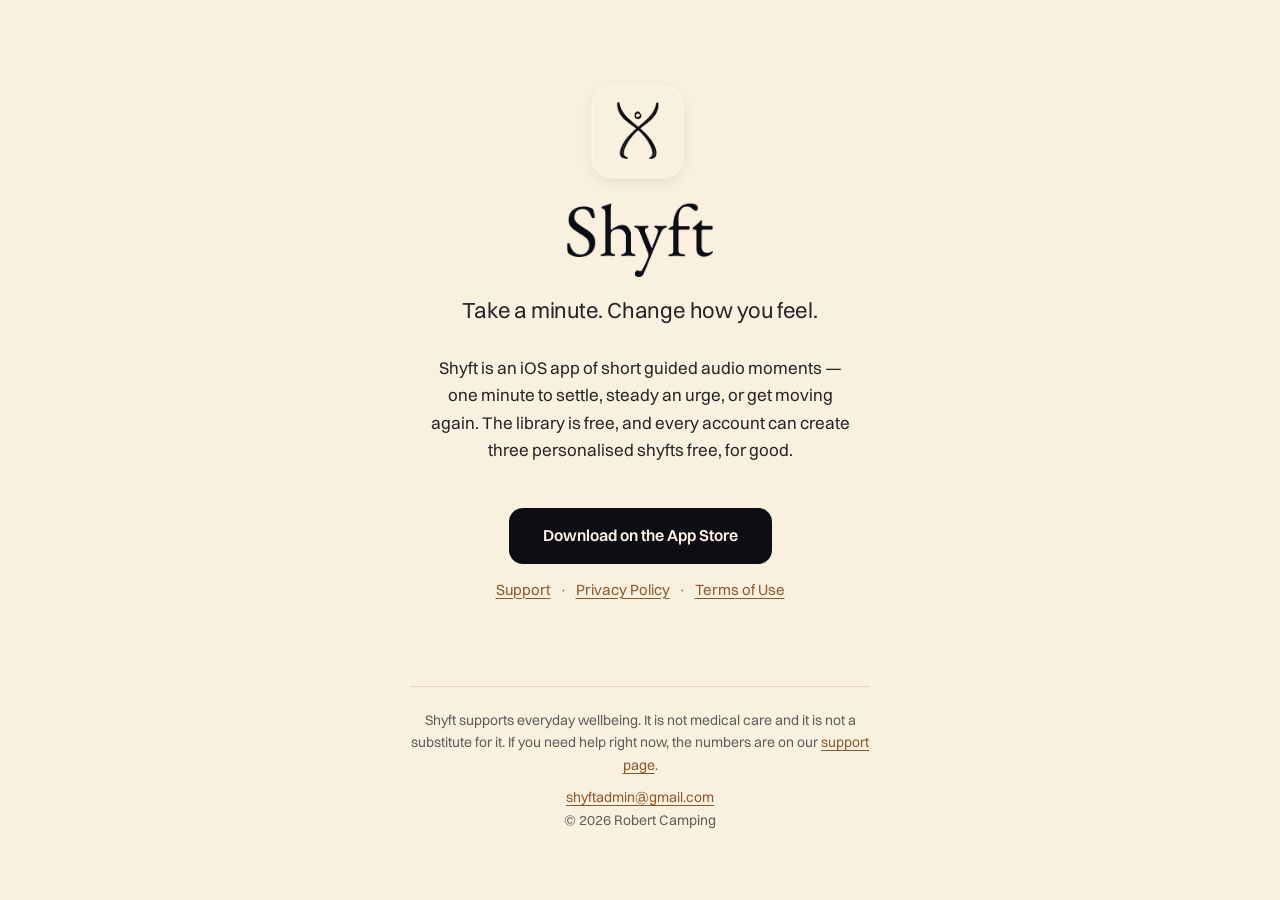
<file: index.html>
<!doctype html>
<html lang="en">
<head>
<meta charset="utf-8">
<meta name="viewport" content="width=device-width, initial-scale=1">
<meta name="description" content="Shyft is an iOS app of short guided audio moments — one minute to settle, steady an urge, or get moving again.">
<meta name="theme-color" content="#FAF0DF">
<title>Shyft — Take a minute. Change how you feel.</title>
<link rel="stylesheet" href="style.css">
</head>
<body class="index-body">

  <div>
    <h1 class="wordmark"><img src="wordmark.png" alt="Shyft" width="146" height="200"></h1>
    <p class="tagline">Take a minute. Change how you feel.</p>
  </div>

  <p class="index-blurb">Shyft is an iOS app of short guided audio moments&nbsp;— one minute to settle, steady an urge, or get moving again. The library is free, and every account can create three personalised shyfts free, for good.</p>

  <div style="margin-top: 44px;">
    <a class="cta" href="https://apps.apple.com/app/id6799242546">Download on the App&nbsp;Store</a>
    <nav class="index-links" aria-label="Site">
      <a href="support.html">Support</a>
      <span aria-hidden="true">&middot;</span>
      <a href="privacy_policy.html">Privacy Policy</a>
      <span aria-hidden="true">&middot;</span>
      <a href="https://www.apple.com/legal/internet-services/itunes/dev/stdeula/">Terms of Use</a>
    </nav>
  </div>

  <footer class="index-footer">
    <p>Shyft supports everyday wellbeing. It is not medical care and it is not a substitute for it. If you need help right now, the numbers are on our <a href="support.html#help-now">support page</a>.</p>
    <p><a href="mailto:shyftadmin@gmail.com">shyftadmin@gmail.com</a><br>
    &copy; 2026 Robert Camping</p>
  </footer>

</body>
</html>
</file>
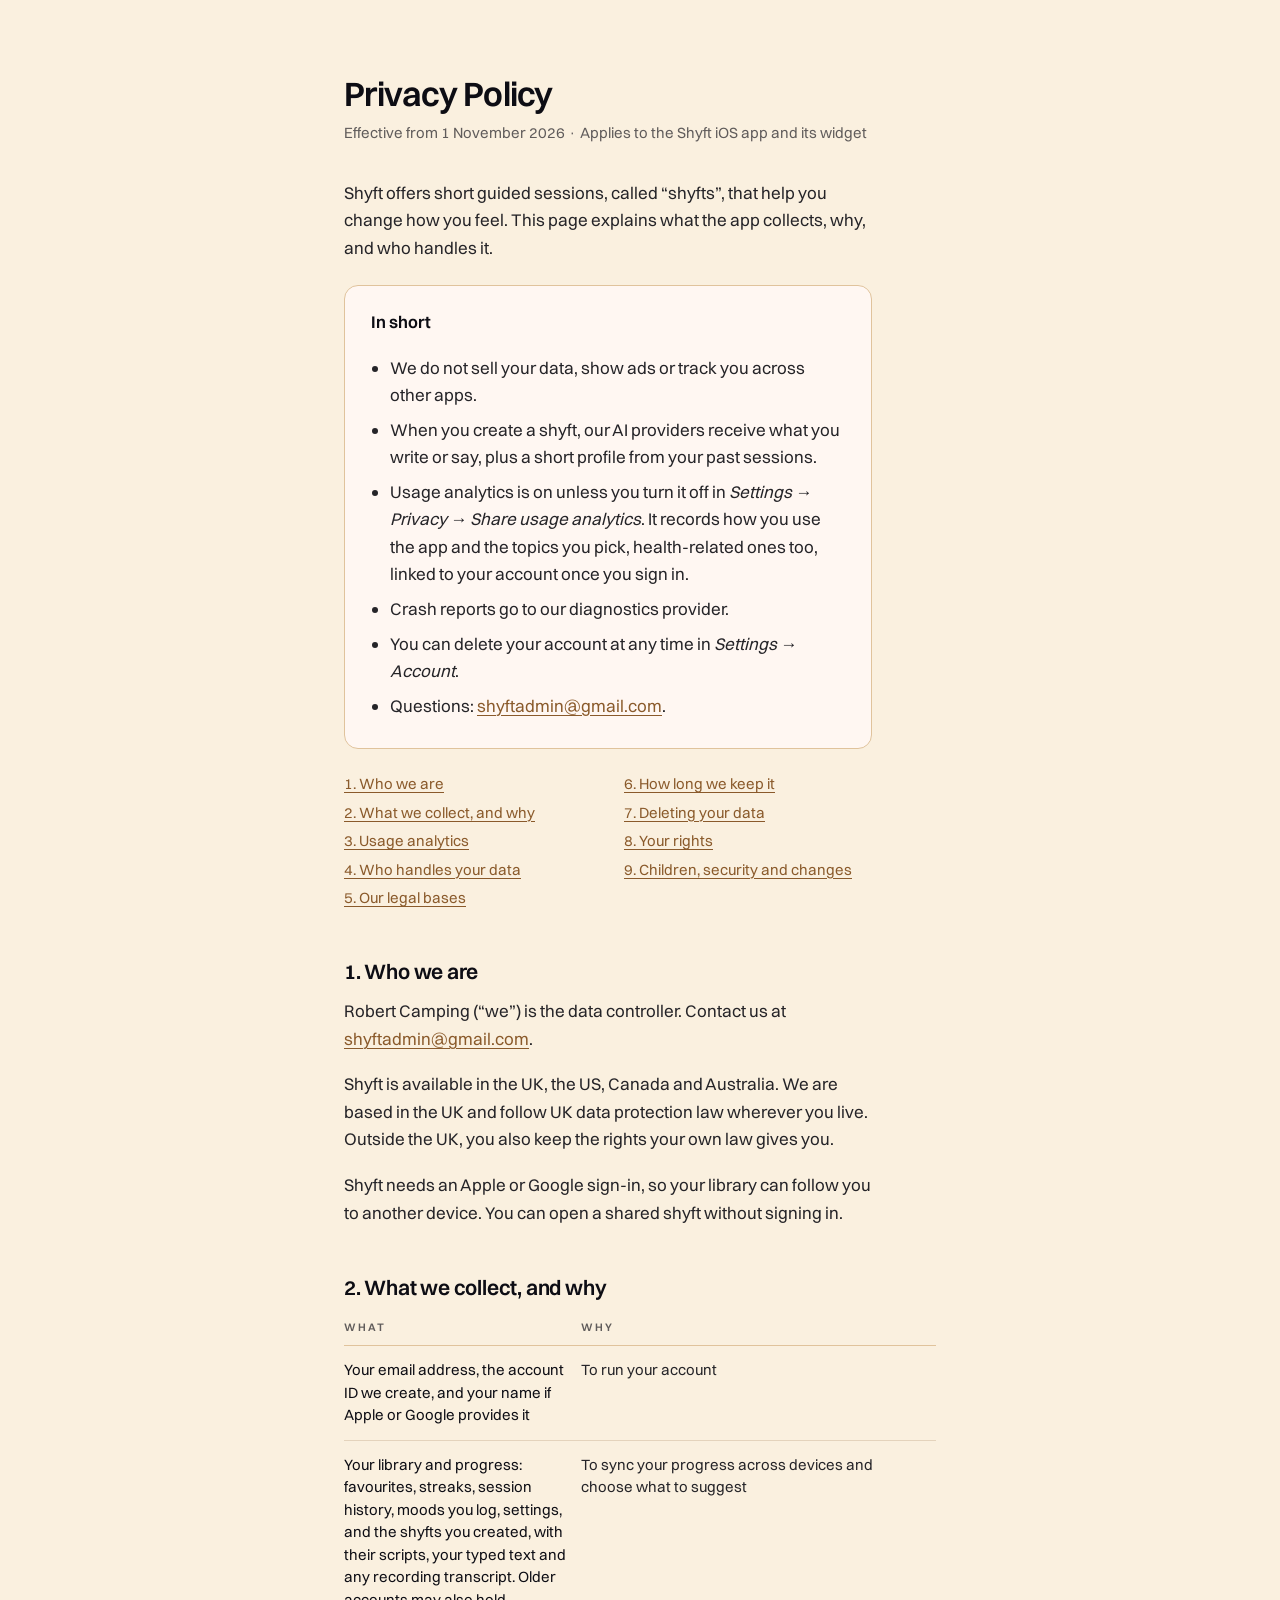
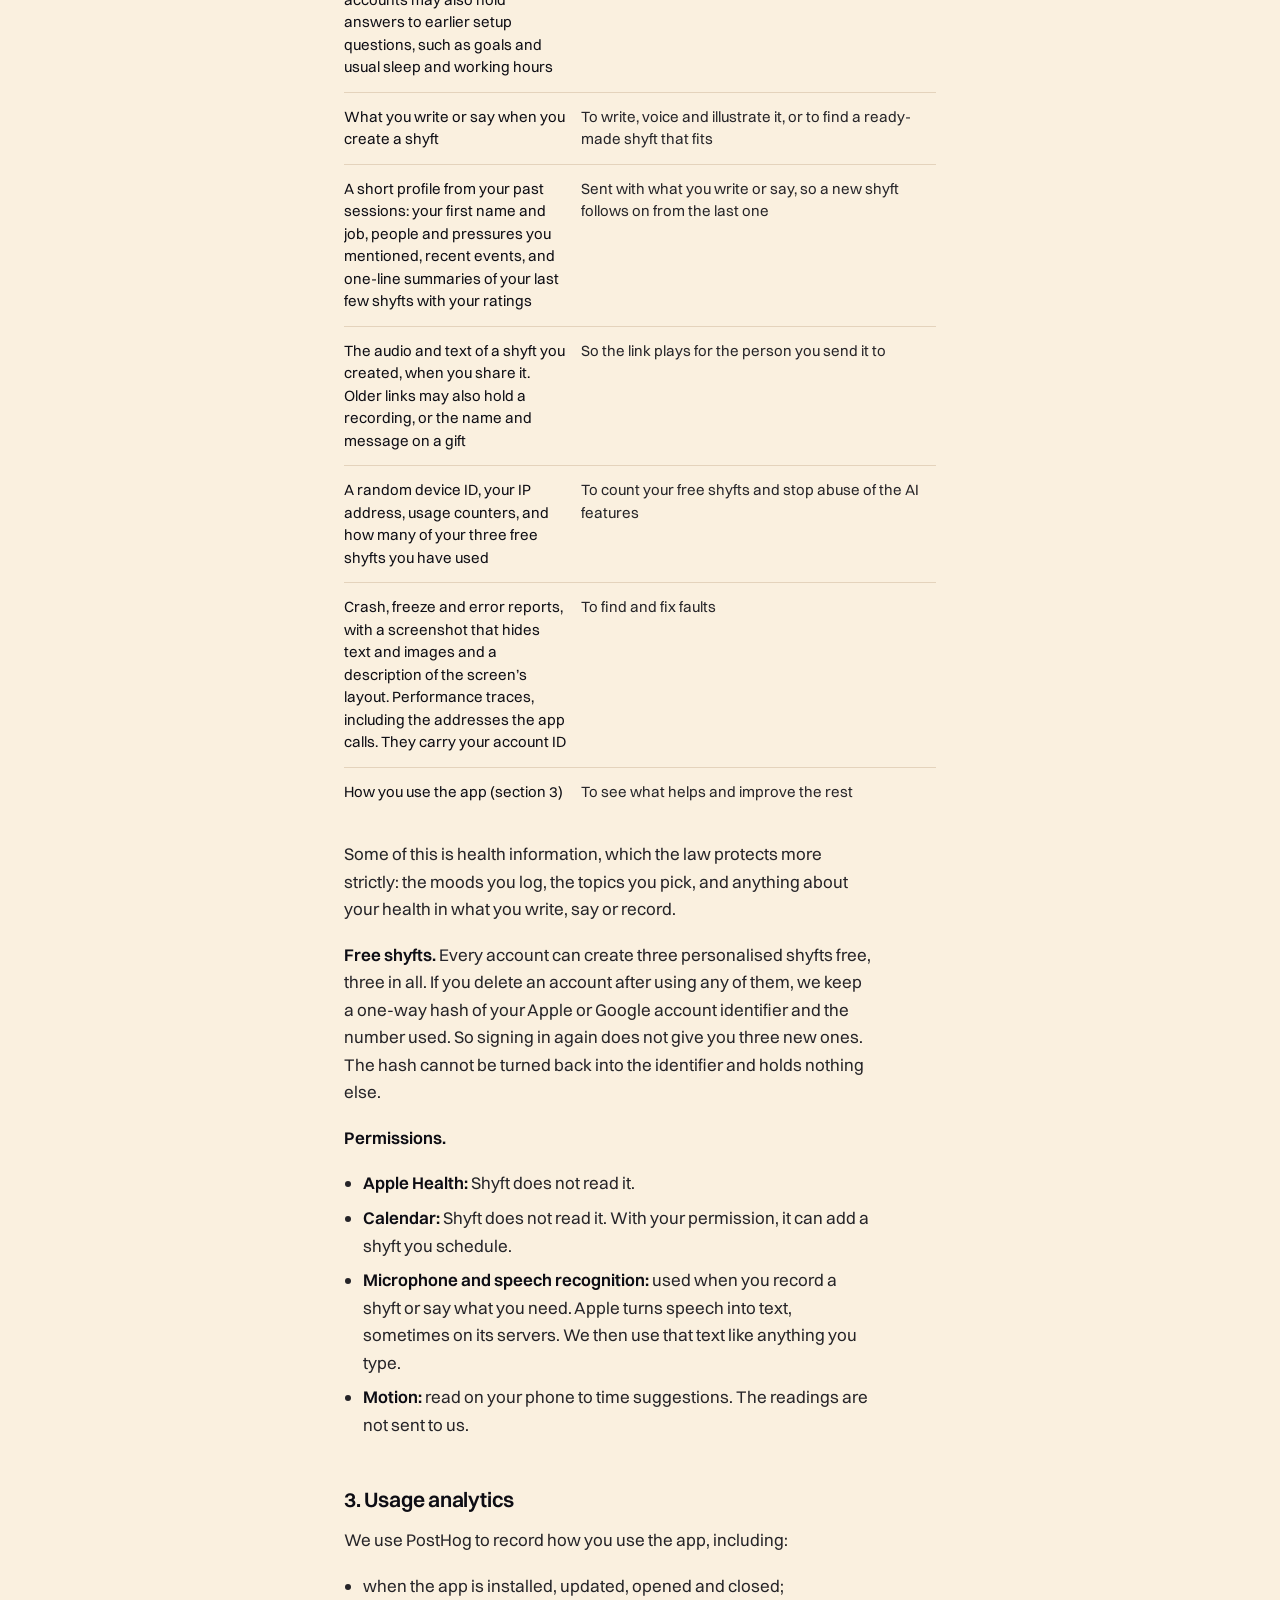
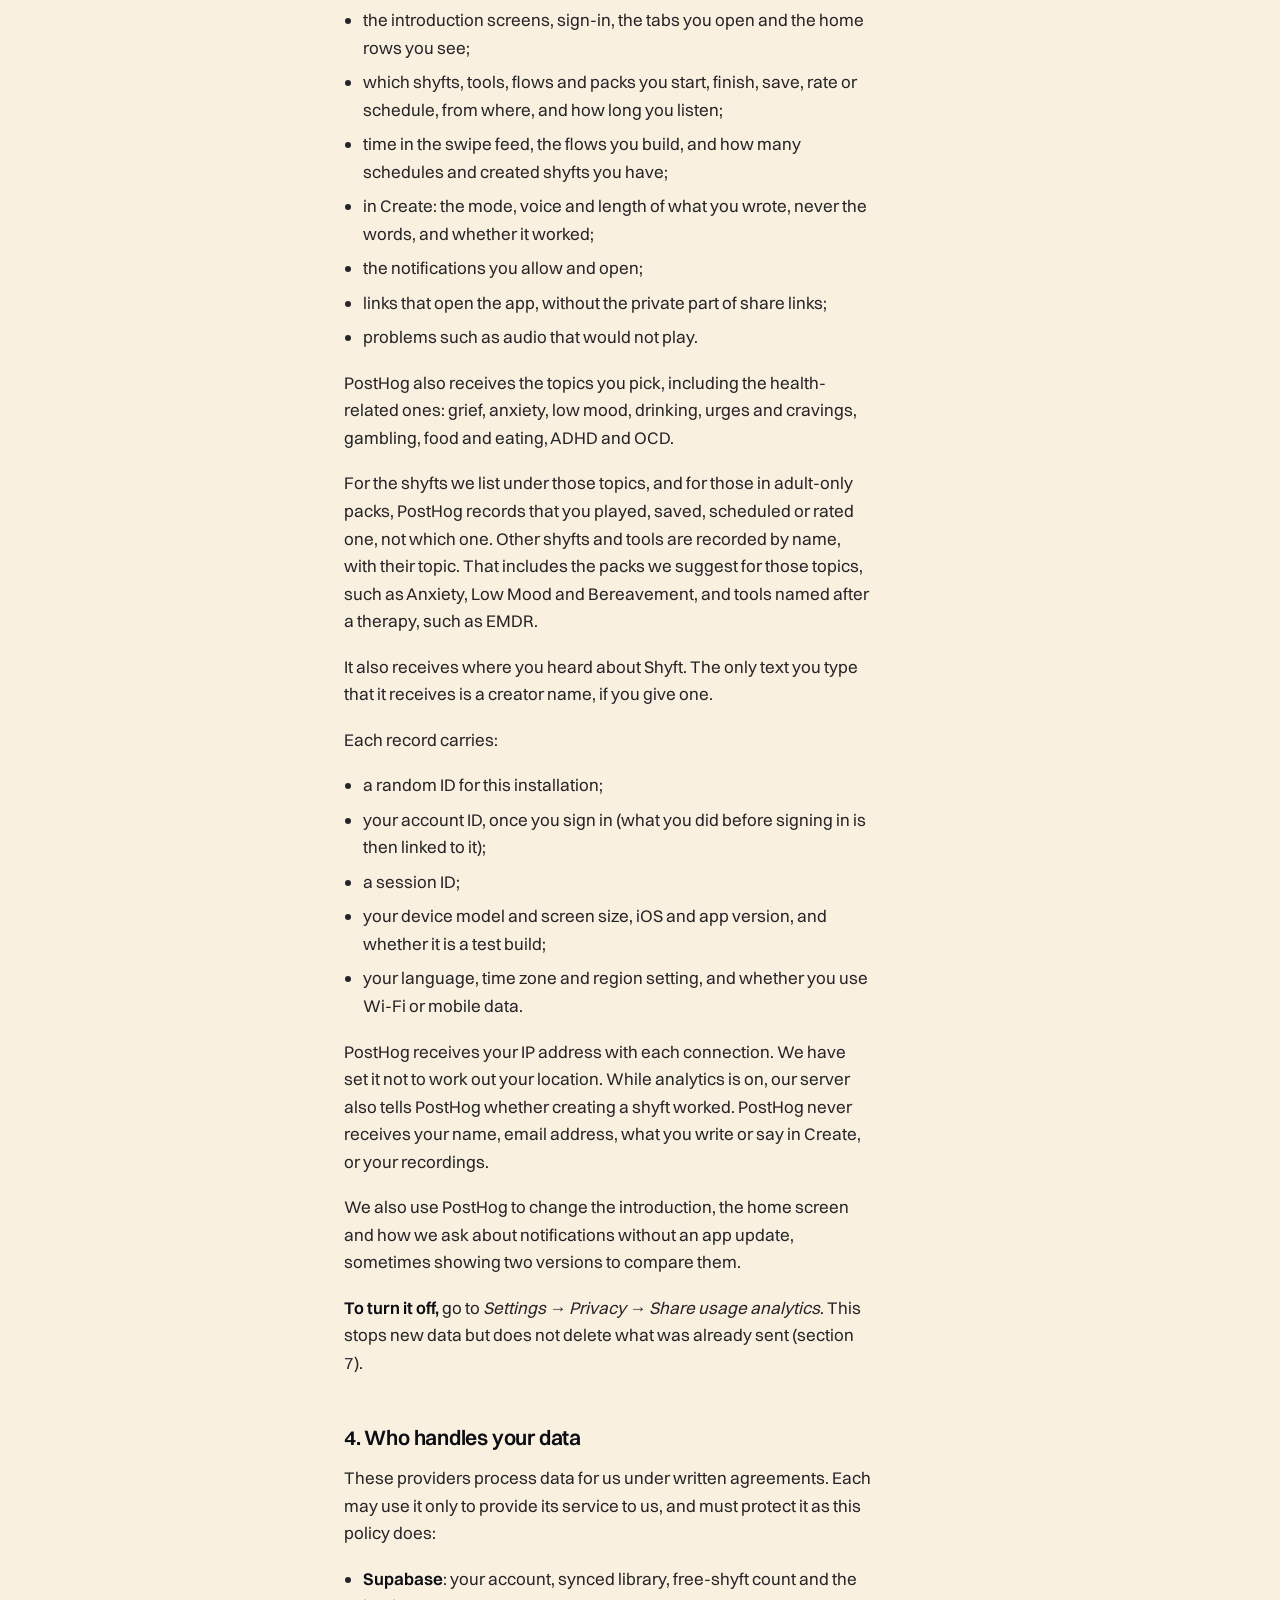
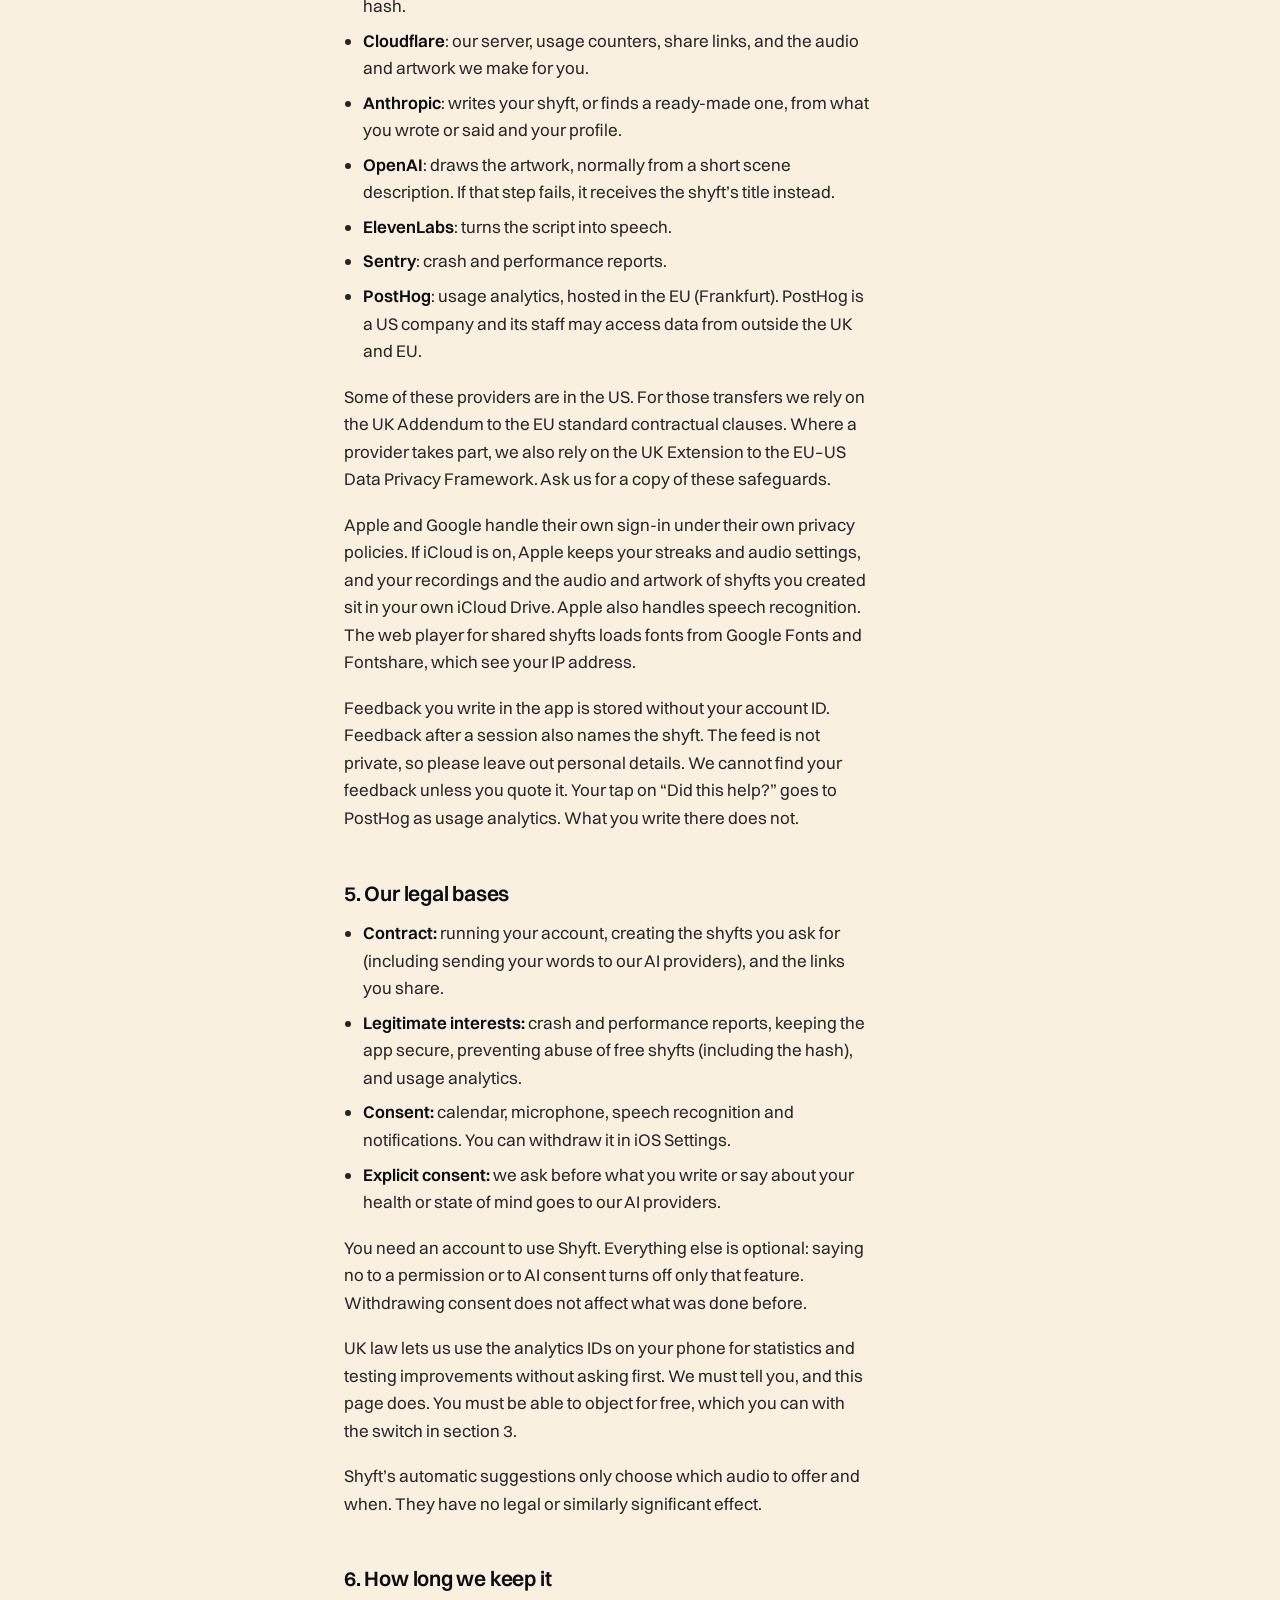
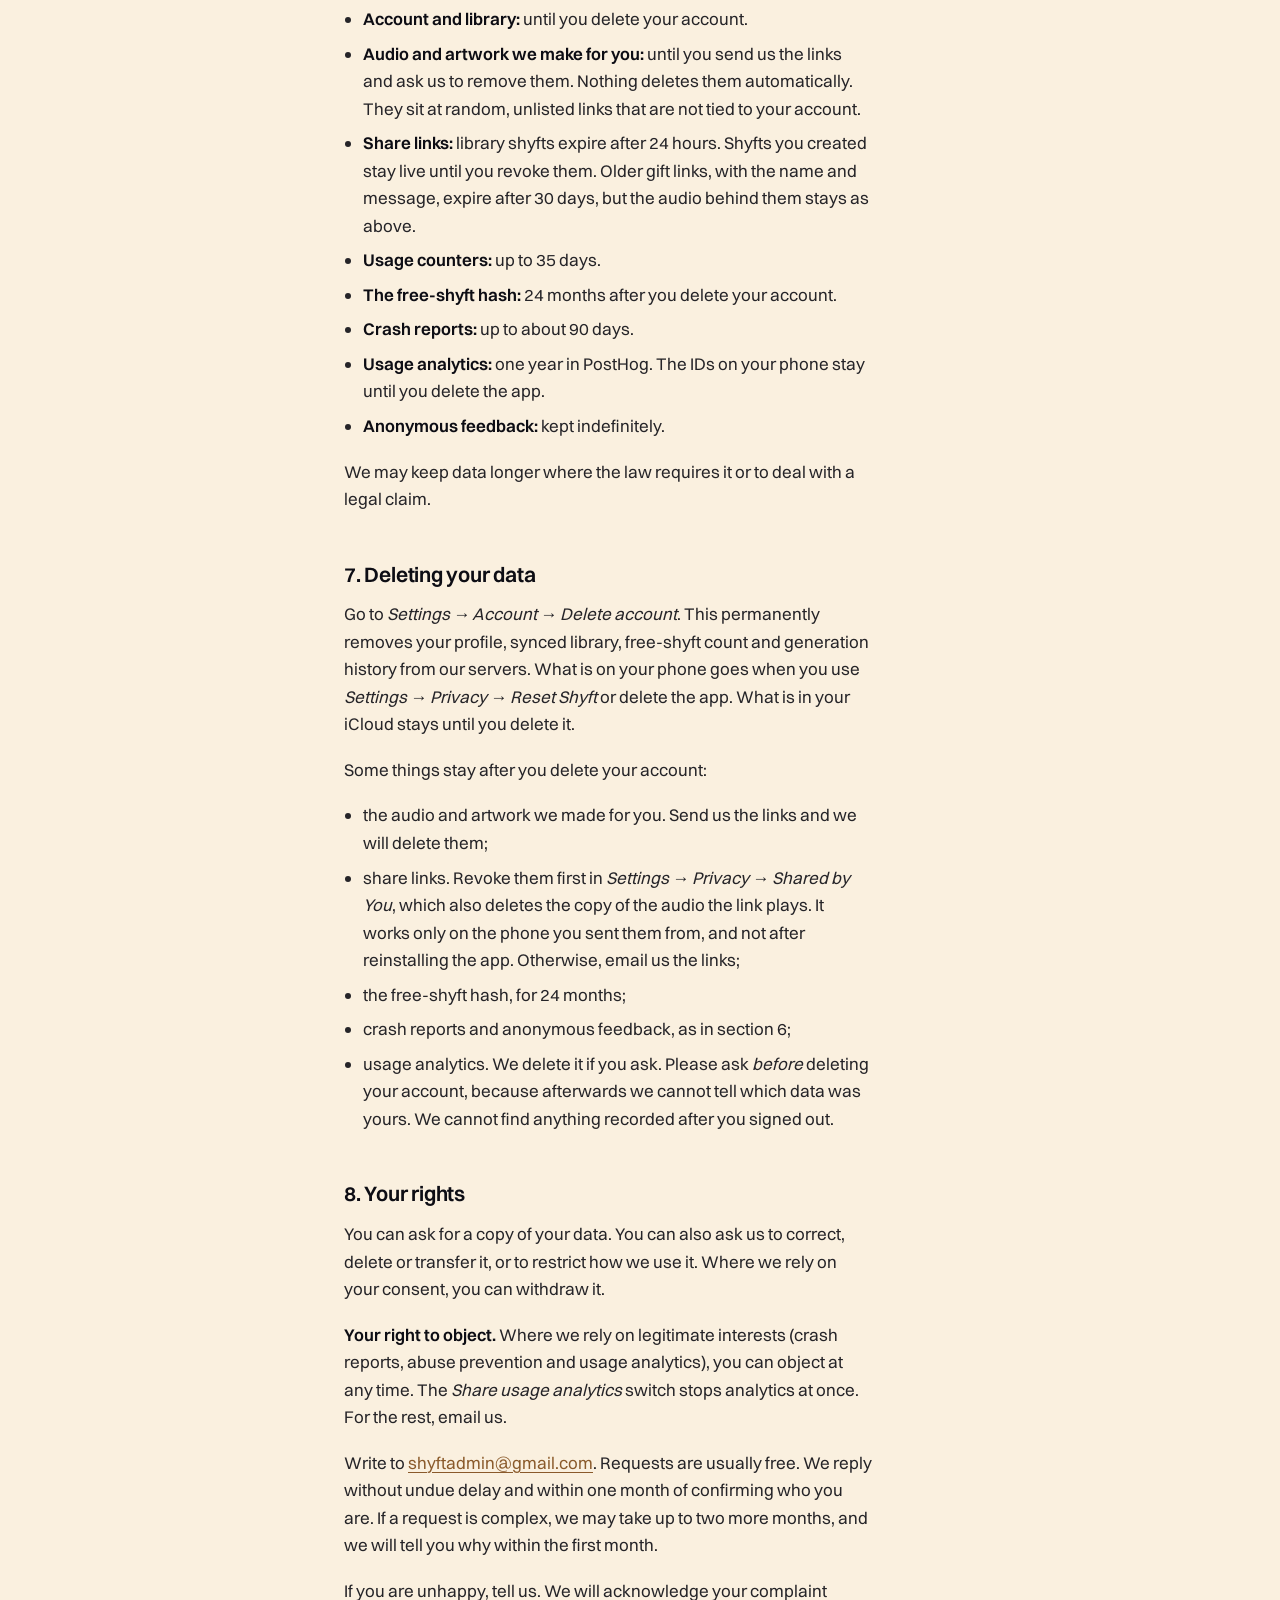
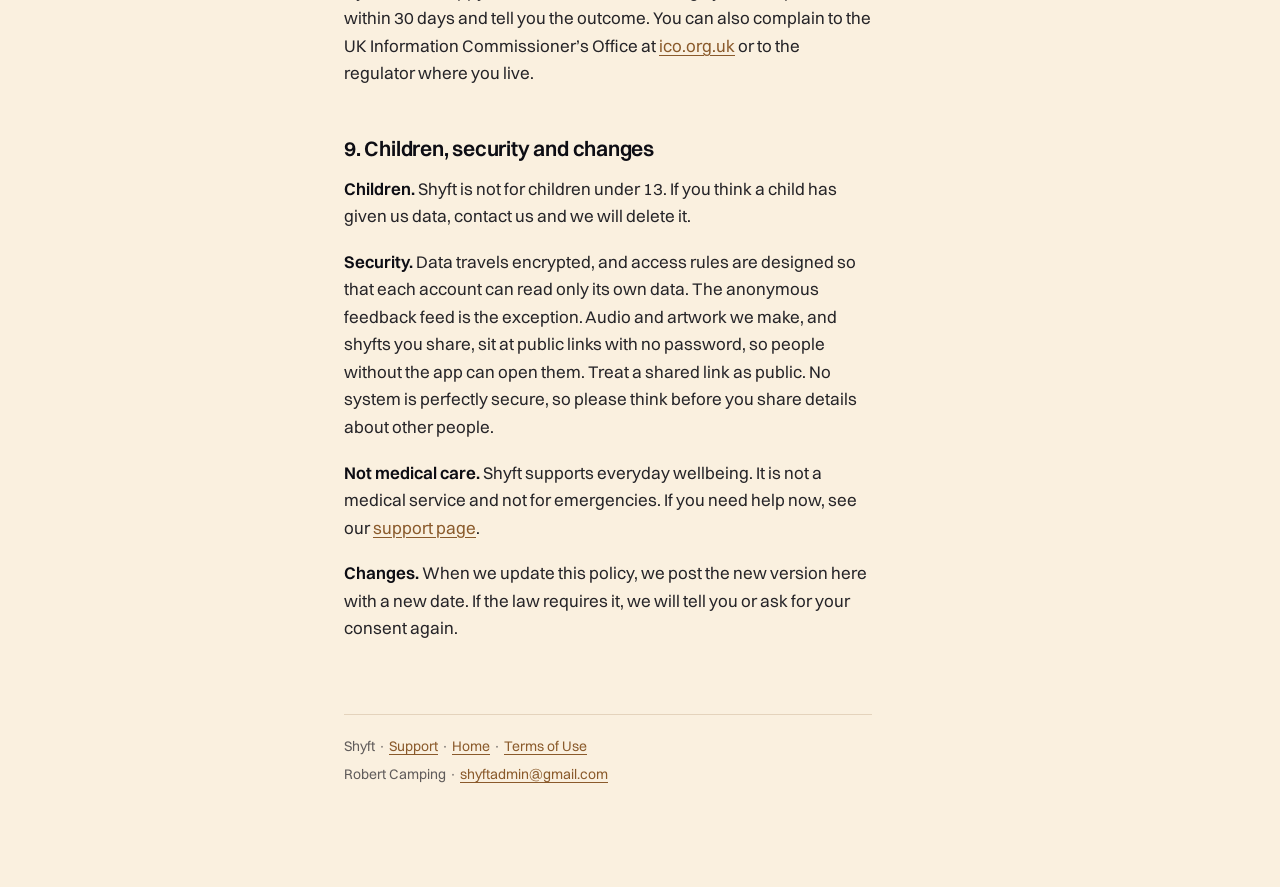
<file: privacy_policy.html>
<!doctype html>
<html lang="en">
<head>
<meta charset="utf-8">
<meta name="viewport" content="width=device-width, initial-scale=1">
<meta name="description" content="What the Shyft iOS app collects, who processes it, how long it is kept, and your rights under UK data protection law.">
<meta name="theme-color" content="#FAF0DF">
<title>Shyft — Privacy Policy</title>
<link rel="stylesheet" href="style.css">
</head>
<body>
<a class="skip-link" href="#content">Skip to content</a>
<div class="page">

  <h1>Privacy Policy</h1>
  <p class="meta">Effective from 1 November 2026 &middot; Applies to the Shyft iOS app and its widget</p>

  <div class="measure" id="content">
  <p>Shyft offers short guided sessions, called &ldquo;shyfts&rdquo;, that help you change how you feel. This page explains what the app collects, why, and who handles it.</p>

  <div class="card">
    <p><strong>In short</strong></p>
    <ul>
      <li>We do not sell your data, show ads or track you across other apps.</li>
      <li>When you create a shyft, our AI providers receive what you write or say, plus a short profile from your past sessions.</li>
      <li>Usage analytics is on unless you turn it off in <em>Settings &rarr; Privacy &rarr; Share usage analytics</em>. It records how you use the app and the topics you pick, health-related ones too, linked to your account once you sign in.</li>
      <li>Crash reports go to our diagnostics provider.</li>
      <li>You can delete your account at any time in <em>Settings &rarr; Account</em>.</li>
      <li>Questions: <a href="mailto:shyftadmin@gmail.com">shyftadmin@gmail.com</a>.</li>
    </ul>
  </div>

  <ul class="toc">
    <li><a href="#controller">1. Who we are</a></li>
    <li><a href="#collect">2. What we collect, and why</a></li>
    <li><a href="#analytics">3. Usage analytics</a></li>
    <li><a href="#processors">4. Who handles your data</a></li>
    <li><a href="#legal-bases">5. Our legal bases</a></li>
    <li><a href="#retention">6. How long we keep it</a></li>
    <li><a href="#deletion">7. Deleting your data</a></li>
    <li><a href="#rights">8. Your rights</a></li>
    <li><a href="#other">9. Children, security and changes</a></li>
  </ul>

  <h2 id="controller">1. Who we are</h2>
  <p>Robert Camping (&ldquo;we&rdquo;) is the data controller. Contact us at <a href="mailto:shyftadmin@gmail.com">shyftadmin@gmail.com</a>.</p>
  <p>Shyft is available in the UK, the US, Canada and Australia. We are based in the UK and follow UK data protection law wherever you live. Outside the UK, you also keep the rights your own law gives you.</p>
  <p>Shyft needs an Apple or Google sign-in, so your library can follow you to another device. You can open a shared shyft without signing in.</p>

  <h2 id="collect">2. What we collect, and why</h2>
  </div>

  <div class="table-wrap" role="region" aria-label="What we collect, and why" tabindex="0">
  <table role="table">
    <thead role="rowgroup">
      <tr role="row"><th role="columnheader" scope="col">What</th><th role="columnheader" scope="col">Why</th></tr>
    </thead>
    <tbody role="rowgroup">
      <tr role="row"><td role="cell" data-label="What">Your email address, the account ID we create, and your name if Apple or Google provides it</td><td role="cell" data-label="Why">To run your account</td></tr>
      <tr role="row"><td role="cell" data-label="What">Your library and progress: favourites, streaks, session history, moods you log, settings, and the shyfts you created, with their scripts, your typed text and any recording transcript. Older accounts may also hold answers to earlier setup questions, such as goals and usual sleep and working hours</td><td role="cell" data-label="Why">To sync your progress across devices and choose what to suggest</td></tr>
      <tr role="row"><td role="cell" data-label="What">What you write or say when you create a shyft</td><td role="cell" data-label="Why">To write, voice and illustrate it, or to find a ready-made shyft that fits</td></tr>
      <tr role="row"><td role="cell" data-label="What">A short profile from your past sessions: your first name and job, people and pressures you mentioned, recent events, and one-line summaries of your last few shyfts with your ratings</td><td role="cell" data-label="Why">Sent with what you write or say, so a new shyft follows on from the last one</td></tr>
      <tr role="row"><td role="cell" data-label="What">The audio and text of a shyft you created, when you share it. Older links may also hold a recording, or the name and message on a gift</td><td role="cell" data-label="Why">So the link plays for the person you send it to</td></tr>
      <tr role="row"><td role="cell" data-label="What">A random device ID, your IP address, usage counters, and how many of your three free shyfts you have used</td><td role="cell" data-label="Why">To count your free shyfts and stop abuse of the AI features</td></tr>
      <tr role="row"><td role="cell" data-label="What">Crash, freeze and error reports, with a screenshot that hides text and images and a description of the screen&rsquo;s layout. Performance traces, including the addresses the app calls. They carry your account ID</td><td role="cell" data-label="Why">To find and fix faults</td></tr>
      <tr role="row"><td role="cell" data-label="What">How you use the app (section 3)</td><td role="cell" data-label="Why">To see what helps and improve the rest</td></tr>
    </tbody>
  </table>
  </div>

  <div class="measure">
  <p>Some of this is health information, which the law protects more strictly: the moods you log, the topics you pick, and anything about your health in what you write, say or record.</p>
  <p><strong>Free shyfts.</strong> Every account can create three personalised shyfts free, three in all. If you delete an account after using any of them, we keep a one-way hash of your Apple or Google account identifier and the number used. So signing in again does not give you three new ones. The hash cannot be turned back into the identifier and holds nothing else.</p>
  <p><strong>Permissions.</strong></p>
  <ul>
    <li><strong>Apple Health:</strong> Shyft does not read it.</li>
    <li><strong>Calendar:</strong> Shyft does not read it. With your permission, it can add a shyft you schedule.</li>
    <li><strong>Microphone and speech recognition:</strong> used when you record a shyft or say what you need. Apple turns speech into text, sometimes on its servers. We then use that text like anything you type.</li>
    <li><strong>Motion:</strong> read on your phone to time suggestions. The readings are not sent to us.</li>
  </ul>

  <h2 id="analytics">3. Usage analytics</h2>
  <p>We use PostHog to record how you use the app, including:</p>
  <ul>
    <li>when the app is installed, updated, opened and closed;</li>
    <li>the introduction screens, sign-in, the tabs you open and the home rows you see;</li>
    <li>which shyfts, tools, flows and packs you start, finish, save, rate or schedule, from where, and how long you listen;</li>
    <li>time in the swipe feed, the flows you build, and how many schedules and created shyfts you have;</li>
    <li>in Create: the mode, voice and length of what you wrote, never the words, and whether it worked;</li>
    <li>the notifications you allow and open;</li>
    <li>links that open the app, without the private part of share links;</li>
    <li>problems such as audio that would not play.</li>
  </ul>
  <p>PostHog also receives the topics you pick, including the health-related ones: grief, anxiety, low mood, drinking, urges and cravings, gambling, food and eating, ADHD and OCD.</p>
  <p>For the shyfts we list under those topics, and for those in adult-only packs, PostHog records that you played, saved, scheduled or rated one, not which one. Other shyfts and tools are recorded by name, with their topic. That includes the packs we suggest for those topics, such as Anxiety, Low Mood and Bereavement, and tools named after a therapy, such as EMDR.</p>
  <p>It also receives where you heard about Shyft. The only text you type that it receives is a creator name, if you give one.</p>
  <p>Each record carries:</p>
  <ul>
    <li>a random ID for this installation;</li>
    <li>your account ID, once you sign in (what you did before signing in is then linked to it);</li>
    <li>a session ID;</li>
    <li>your device model and screen size, iOS and app version, and whether it is a test build;</li>
    <li>your language, time zone and region setting, and whether you use Wi-Fi or mobile data.</li>
  </ul>
  <p>PostHog receives your IP address with each connection. We have set it not to work out your location. While analytics is on, our server also tells PostHog whether creating a shyft worked. PostHog never receives your name, email address, what you write or say in Create, or your recordings.</p>
  <p>We also use PostHog to change the introduction, the home screen and how we ask about notifications without an app update, sometimes showing two versions to compare them.</p>
  <p><strong>To turn it off,</strong> go to <em>Settings &rarr; Privacy &rarr; Share usage analytics</em>. This stops new data but does not delete what was already sent (section 7).</p>

  <h2 id="processors">4. Who handles your data</h2>
  <p>These providers process data for us under written agreements. Each may use it only to provide its service to us, and must protect it as this policy does:</p>
  <ul>
    <li><strong>Supabase</strong>: your account, synced library, free-shyft count and the hash.</li>
    <li><strong>Cloudflare</strong>: our server, usage counters, share links, and the audio and artwork we make for you.</li>
    <li><strong>Anthropic</strong>: writes your shyft, or finds a ready-made one, from what you wrote or said and your profile.</li>
    <li><strong>OpenAI</strong>: draws the artwork, normally from a short scene description. If that step fails, it receives the shyft&rsquo;s title instead.</li>
    <li><strong>ElevenLabs</strong>: turns the script into speech.</li>
    <li><strong>Sentry</strong>: crash and performance reports.</li>
    <li><strong>PostHog</strong>: usage analytics, hosted in the EU (Frankfurt). PostHog is a US company and its staff may access data from outside the UK and EU.</li>
  </ul>
  <p>Some of these providers are in the US. For those transfers we rely on the UK Addendum to the EU standard contractual clauses. Where a provider takes part, we also rely on the UK Extension to the EU&ndash;US Data Privacy Framework. Ask us for a copy of these safeguards.</p>
  <p>Apple and Google handle their own sign-in under their own privacy policies. If iCloud is on, Apple keeps your streaks and audio settings, and your recordings and the audio and artwork of shyfts you created sit in your own iCloud Drive. Apple also handles speech recognition. The web player for shared shyfts loads fonts from Google Fonts and Fontshare, which see your IP address.</p>
  <p>Feedback you write in the app is stored without your account ID. Feedback after a session also names the shyft. The feed is not private, so please leave out personal details. We cannot find your feedback unless you quote it. Your tap on &ldquo;Did this help?&rdquo; goes to PostHog as usage analytics. What you write there does not.</p>

  <h2 id="legal-bases">5. Our legal bases</h2>
  <ul>
    <li><strong>Contract:</strong> running your account, creating the shyfts you ask for (including sending your words to our AI providers), and the links you share.</li>
    <li><strong>Legitimate interests:</strong> crash and performance reports, keeping the app secure, preventing abuse of free shyfts (including the hash), and usage analytics.</li>
    <li><strong>Consent:</strong> calendar, microphone, speech recognition and notifications. You can withdraw it in iOS Settings.</li>
    <li><strong>Explicit consent:</strong> we ask before what you write or say about your health or state of mind goes to our AI providers.</li>
  </ul>
  <p>You need an account to use Shyft. Everything else is optional: saying no to a permission or to AI consent turns off only that feature. Withdrawing consent does not affect what was done before.</p>
  <p>UK law lets us use the analytics IDs on your phone for statistics and testing improvements without asking first. We must tell you, and this page does. You must be able to object for free, which you can with the switch in section 3.</p>
  <p>Shyft&rsquo;s automatic suggestions only choose which audio to offer and when. They have no legal or similarly significant effect.</p>

  <h2 id="retention">6. How long we keep it</h2>
  <ul>
    <li><strong>Account and library:</strong> until you delete your account.</li>
    <li><strong>Audio and artwork we make for you:</strong> until you send us the links and ask us to remove them. Nothing deletes them automatically. They sit at random, unlisted links that are not tied to your account.</li>
    <li><strong>Share links:</strong> library shyfts expire after 24 hours. Shyfts you created stay live until you revoke them. Older gift links, with the name and message, expire after 30 days, but the audio behind them stays as above.</li>
    <li><strong>Usage counters:</strong> up to 35 days.</li>
    <li><strong>The free-shyft hash:</strong> 24 months after you delete your account.</li>
    <li><strong>Crash reports:</strong> up to about 90 days.</li>
    <li><strong>Usage analytics:</strong> one year in PostHog. The IDs on your phone stay until you delete the app.</li>
    <li><strong>Anonymous feedback:</strong> kept indefinitely.</li>
  </ul>
  <p>We may keep data longer where the law requires it or to deal with a legal claim.</p>

  <h2 id="deletion">7. Deleting your data</h2>
  <p>Go to <em>Settings &rarr; Account &rarr; Delete account</em>. This permanently removes your profile, synced library, free-shyft count and generation history from our servers. What is on your phone goes when you use <em>Settings &rarr; Privacy &rarr; Reset Shyft</em> or delete the app. What is in your iCloud stays until you delete it.</p>
  <p>Some things stay after you delete your account:</p>
  <ul>
    <li>the audio and artwork we made for you. Send us the links and we will delete them;</li>
    <li>share links. Revoke them first in <em>Settings &rarr; Privacy &rarr; Shared by You</em>, which also deletes the copy of the audio the link plays. It works only on the phone you sent them from, and not after reinstalling the app. Otherwise, email us the links;</li>
    <li>the free-shyft hash, for 24 months;</li>
    <li>crash reports and anonymous feedback, as in section 6;</li>
    <li>usage analytics. We delete it if you ask. Please ask <em>before</em> deleting your account, because afterwards we cannot tell which data was yours. We cannot find anything recorded after you signed out.</li>
  </ul>

  <h2 id="rights">8. Your rights</h2>
  <p>You can ask for a copy of your data. You can also ask us to correct, delete or transfer it, or to restrict how we use it. Where we rely on your consent, you can withdraw it.</p>
  <p><strong>Your right to object.</strong> Where we rely on legitimate interests (crash reports, abuse prevention and usage analytics), you can object at any time. The <em>Share usage analytics</em> switch stops analytics at once. For the rest, email us.</p>
  <p>Write to <a href="mailto:shyftadmin@gmail.com">shyftadmin@gmail.com</a>. Requests are usually free. We reply without undue delay and within one month of confirming who you are. If a request is complex, we may take up to two more months, and we will tell you why within the first month.</p>
  <p>If you are unhappy, tell us. We will acknowledge your complaint within 30 days and tell you the outcome. You can also complain to the UK Information Commissioner&rsquo;s Office at <a href="https://ico.org.uk/make-a-complaint/">ico.org.uk</a> or to the regulator where you live.</p>

  <h2 id="other">9. Children, security and changes</h2>
  <p><strong>Children.</strong> Shyft is not for children under 13. If you think a child has given us data, contact us and we will delete it.</p>
  <p><strong>Security.</strong> Data travels encrypted, and access rules are designed so that each account can read only its own data. The anonymous feedback feed is the exception. Audio and artwork we make, and shyfts you share, sit at public links with no password, so people without the app can open them. Treat a shared link as public. No system is perfectly secure, so please think before you share details about other people.</p>
  <p><strong>Not medical care.</strong> Shyft supports everyday wellbeing. It is not a medical service and not for emergencies. If you need help now, see our <a href="support.html#help-now">support page</a>.</p>
  <p><strong>Changes.</strong> When we update this policy, we post the new version here with a new date. If the law requires it, we will tell you or ask for your consent again.</p>

  <footer>
    <p>Shyft &middot; <a href="support.html">Support</a> &middot; <a href="index.html">Home</a> &middot; <a href="https://www.apple.com/legal/internet-services/itunes/dev/stdeula/">Terms of Use</a></p>
    <p>Robert Camping &middot; <a href="mailto:shyftadmin@gmail.com">shyftadmin@gmail.com</a></p>
  </footer>
  </div>

</div>
</body>
</html>
</file>
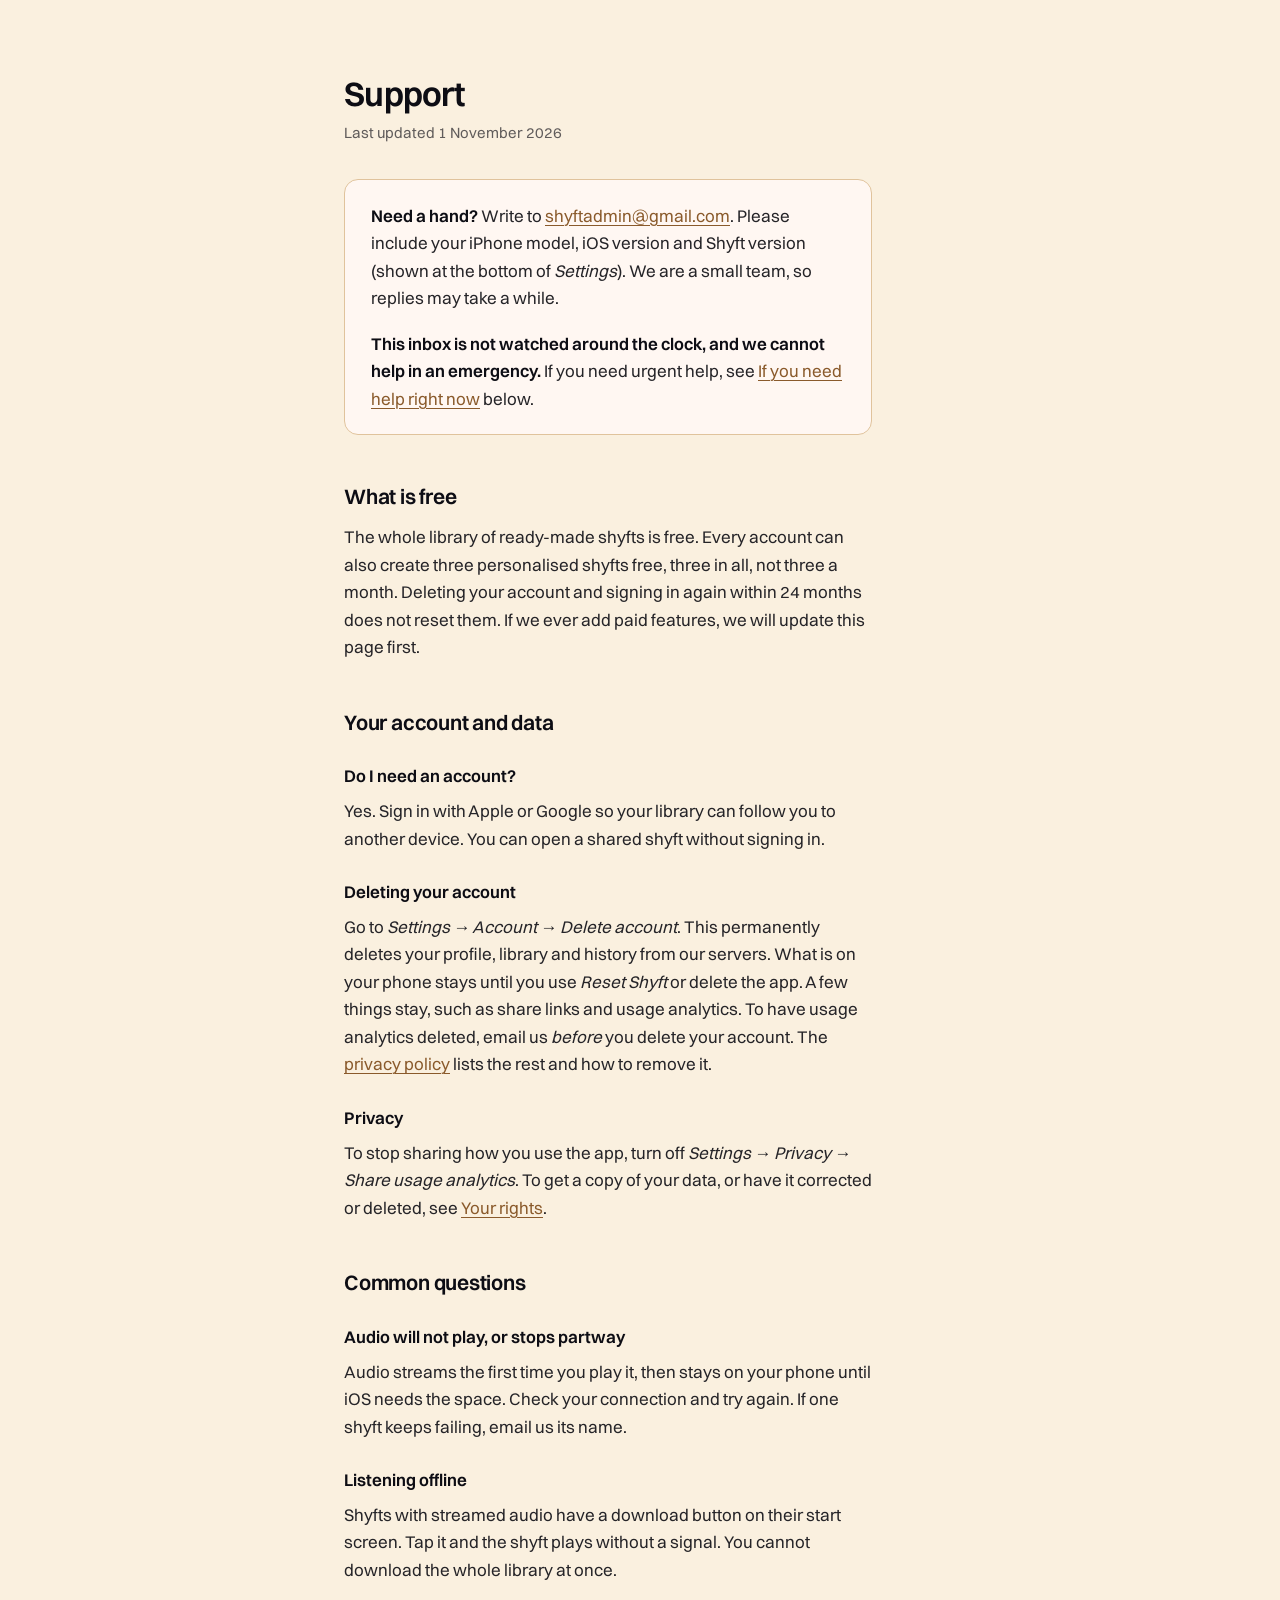
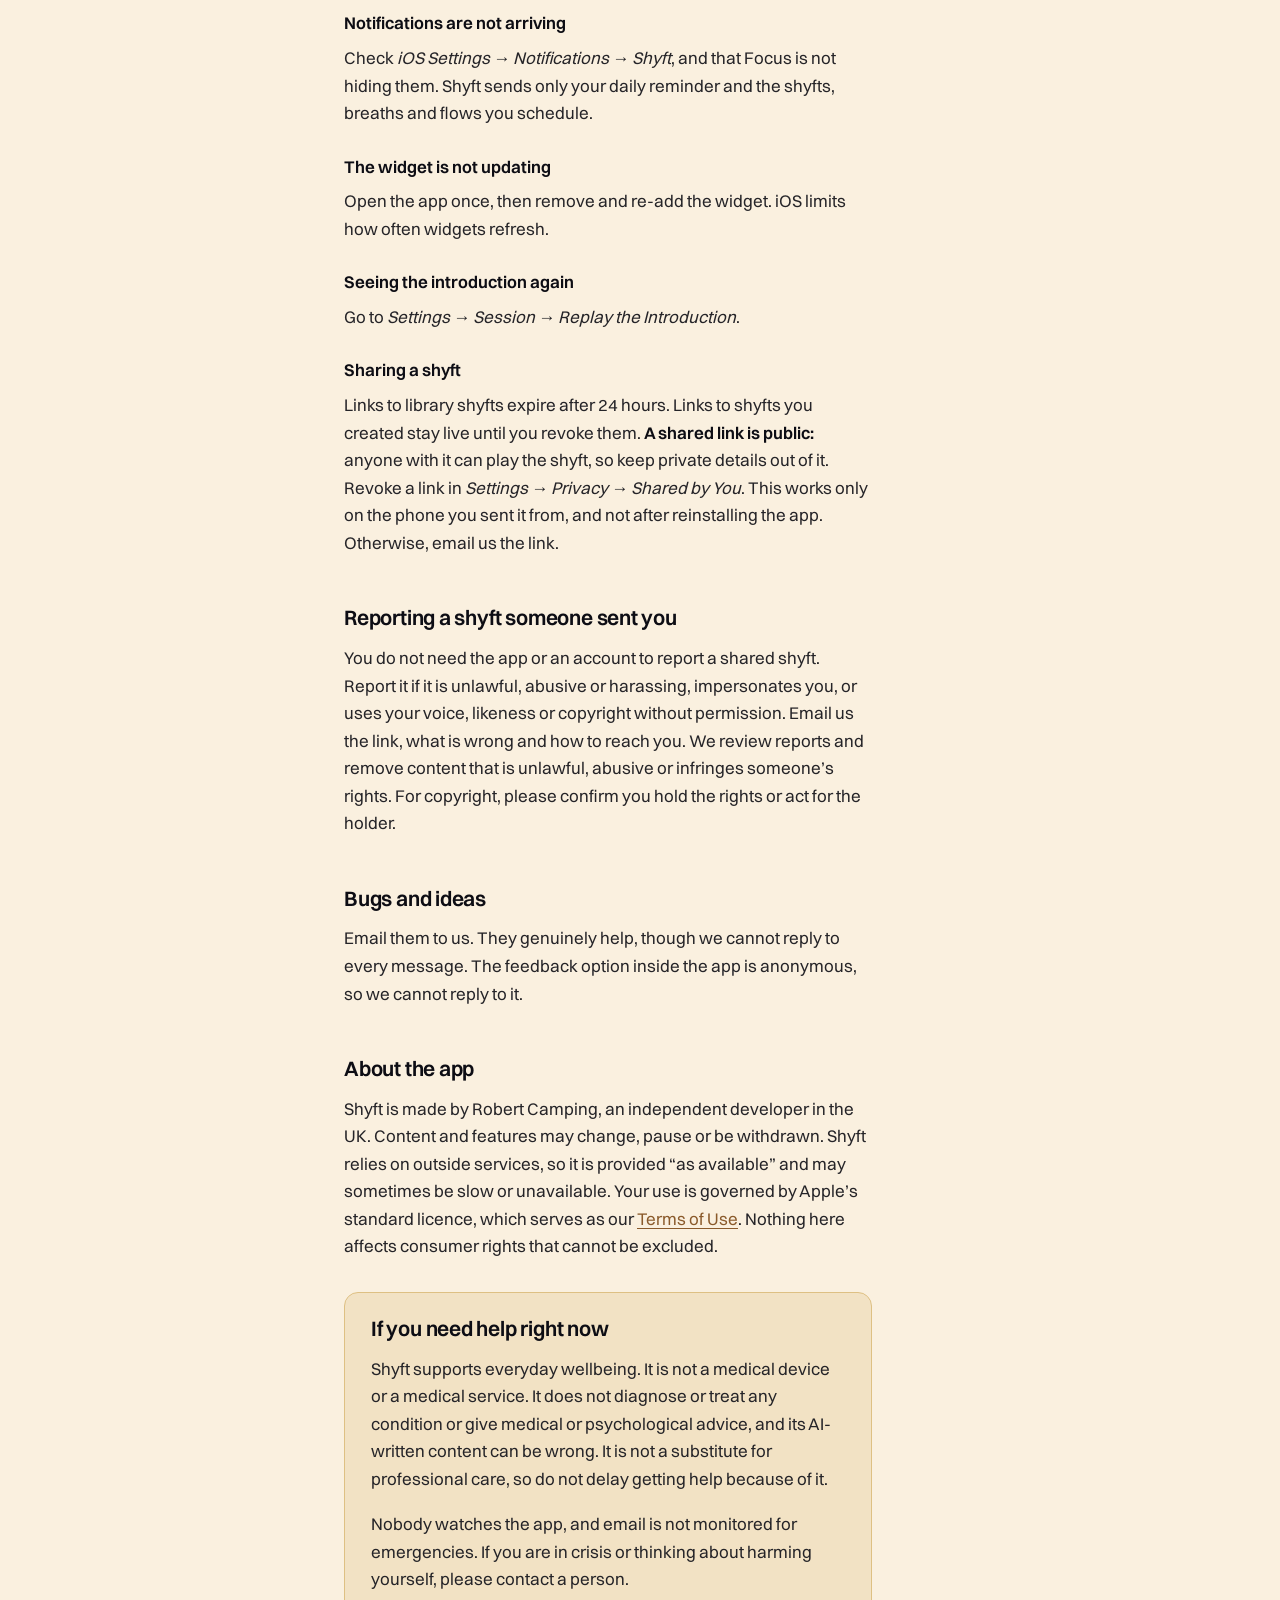
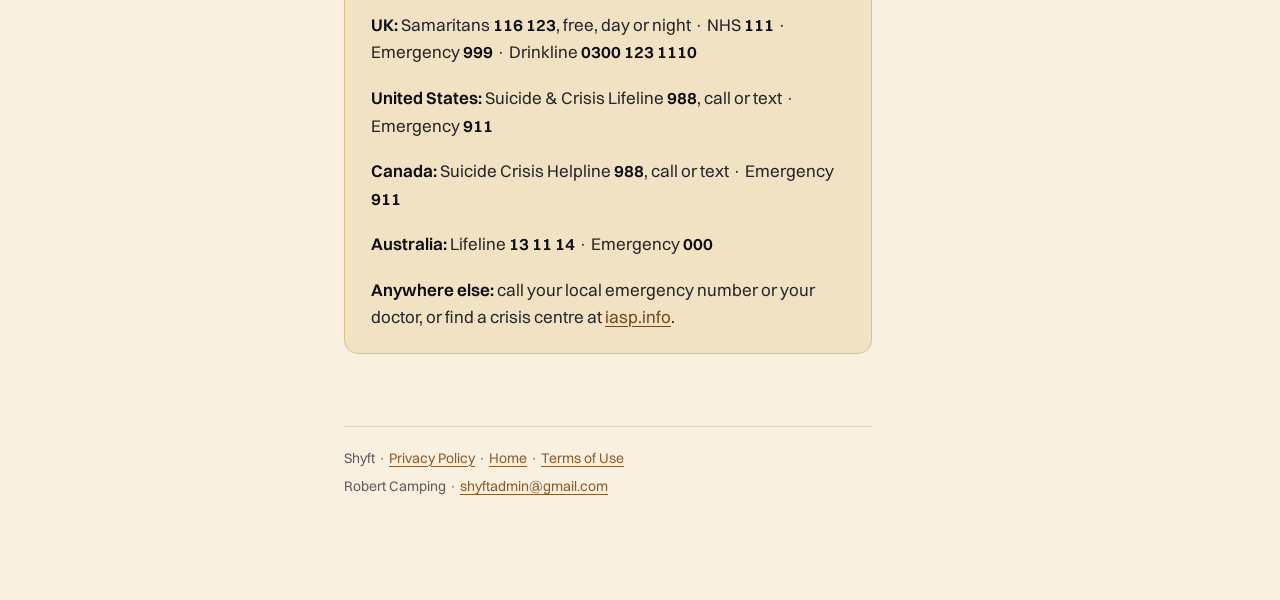
<file: support.html>
<!doctype html>
<html lang="en">
<head>
<meta charset="utf-8">
<meta name="viewport" content="width=device-width, initial-scale=1">
<meta name="description" content="Get help with the Shyft iOS app: what is free, your account and data, common questions, reporting shared content, and crisis numbers.">
<meta name="theme-color" content="#FAF0DF">
<title>Shyft — Support</title>
<link rel="stylesheet" href="style.css">
</head>
<body>
<a class="skip-link" href="#content">Skip to content</a>
<div class="page">

  <h1>Support</h1>
  <p class="meta">Last updated 1 November 2026</p>

  <div class="measure" id="content">

  <div class="card">
    <p><strong>Need a hand?</strong> Write to <a href="mailto:shyftadmin@gmail.com">shyftadmin@gmail.com</a>. Please include your iPhone model, iOS version and Shyft version (shown at the bottom of <em>Settings</em>). We are a small team, so replies may take a while.</p>
    <p><strong>This inbox is not watched around the clock, and we cannot help in an emergency.</strong> If you need urgent help, see <a href="#help-now">If you need help right now</a> below.</p>
  </div>

  <h2>What is free</h2>
  <p>The whole library of ready-made shyfts is free. Every account can also create three personalised shyfts free, three in all, not three a month. Deleting your account and signing in again within 24 months does not reset them. If we ever add paid features, we will update this page first.</p>

  <h2>Your account and data</h2>

  <h3>Do I need an account?</h3>
  <p>Yes. Sign in with Apple or Google so your library can follow you to another device. You can open a shared shyft without signing in.</p>

  <h3>Deleting your account</h3>
  <p>Go to <em>Settings &rarr; Account &rarr; Delete account</em>. This permanently deletes your profile, library and history from our servers. What is on your phone stays until you use <em>Reset Shyft</em> or delete the app. A few things stay, such as share links and usage analytics. To have usage analytics deleted, email us <em>before</em> you delete your account. The <a href="privacy_policy.html#deletion">privacy policy</a> lists the rest and how to remove it.</p>

  <h3>Privacy</h3>
  <p>To stop sharing how you use the app, turn off <em>Settings &rarr; Privacy &rarr; Share usage analytics</em>. To get a copy of your data, or have it corrected or deleted, see <a href="privacy_policy.html#rights">Your rights</a>.</p>

  <h2>Common questions</h2>

  <h3>Audio will not play, or stops partway</h3>
  <p>Audio streams the first time you play it, then stays on your phone until iOS needs the space. Check your connection and try again. If one shyft keeps failing, email us its name.</p>

  <h3>Listening offline</h3>
  <p>Shyfts with streamed audio have a download button on their start screen. Tap it and the shyft plays without a signal. You cannot download the whole library at once.</p>

  <h3>Notifications are not arriving</h3>
  <p>Check <em>iOS Settings &rarr; Notifications &rarr; Shyft</em>, and that Focus is not hiding them. Shyft sends only your daily reminder and the shyfts, breaths and flows you schedule.</p>

  <h3>The widget is not updating</h3>
  <p>Open the app once, then remove and re-add the widget. iOS limits how often widgets refresh.</p>

  <h3>Seeing the introduction again</h3>
  <p>Go to <em>Settings &rarr; Session &rarr; Replay the Introduction</em>.</p>

  <h3>Sharing a shyft</h3>
  <p>Links to library shyfts expire after 24 hours. Links to shyfts you created stay live until you revoke them. <strong>A shared link is public:</strong> anyone with it can play the shyft, so keep private details out of it. Revoke a link in <em>Settings &rarr; Privacy &rarr; Shared by You</em>. This works only on the phone you sent it from, and not after reinstalling the app. Otherwise, email us the link.</p>

  <h2 id="report">Reporting a shyft someone sent you</h2>
  <p>You do not need the app or an account to report a shared shyft. Report it if it is unlawful, abusive or harassing, impersonates you, or uses your voice, likeness or copyright without permission. Email us the link, what is wrong and how to reach you. We review reports and remove content that is unlawful, abusive or infringes someone&rsquo;s rights. For copyright, please confirm you hold the rights or act for the holder.</p>

  <h2>Bugs and ideas</h2>
  <p>Email them to us. They genuinely help, though we cannot reply to every message. The feedback option inside the app is anonymous, so we cannot reply to it.</p>

  <h2>About the app</h2>
  <p>Shyft is made by Robert Camping, an independent developer in the UK. Content and features may change, pause or be withdrawn. Shyft relies on outside services, so it is provided &ldquo;as available&rdquo; and may sometimes be slow or unavailable. Your use is governed by Apple&rsquo;s standard licence, which serves as our <a href="https://www.apple.com/legal/internet-services/itunes/dev/stdeula/">Terms of Use</a>. Nothing here affects consumer rights that cannot be excluded.</p>

  <div class="card safety" id="help-now">
    <h2>If you need help right now</h2>
    <p>Shyft supports everyday wellbeing. It is not a medical device or a medical service. It does not diagnose or treat any condition or give medical or psychological advice, and its AI-written content can be wrong. It is not a substitute for professional care, so do not delay getting help because of it.</p>
    <p>Nobody watches the app, and email is not monitored for emergencies. If you are in crisis or thinking about harming yourself, please contact a person.</p>
    <p><strong>UK:</strong> Samaritans <strong>116 123</strong>, free, day or night &middot; NHS <strong>111</strong> &middot; Emergency <strong>999</strong> &middot; Drinkline <strong>0300 123 1110</strong></p>
    <p><strong>United States:</strong> Suicide &amp; Crisis Lifeline <strong>988</strong>, call or text &middot; Emergency <strong>911</strong></p>
    <p><strong>Canada:</strong> Suicide Crisis Helpline <strong>988</strong>, call or text &middot; Emergency <strong>911</strong></p>
    <p><strong>Australia:</strong> Lifeline <strong>13 11 14</strong> &middot; Emergency <strong>000</strong></p>
    <p><strong>Anywhere else:</strong> call your local emergency number or your doctor, or find a crisis centre at <a href="https://www.iasp.info/crisis-centres-helplines/">iasp.info</a>.</p>
  </div>

  <footer>
    <p>Shyft &middot; <a href="privacy_policy.html">Privacy Policy</a> &middot; <a href="index.html">Home</a> &middot; <a href="https://www.apple.com/legal/internet-services/itunes/dev/stdeula/">Terms of Use</a></p>
    <p>Robert Camping &middot; <a href="mailto:shyftadmin@gmail.com">shyftadmin@gmail.com</a></p>
  </footer>
  </div>

</div>
</body>
</html>
</file>
<file: style.css>
/* ============================================================================
   Shyft public site — one stylesheet for index / privacy_policy / support.
   Tokens traced to the app (ShiftDesignSystem.swift); site-local values are
   marked. Contrast ratios were computed against #FAF0DF (WCAG 2.x):
   ink-90 13.66:1 · ink-65 5.85:1 · link #8A5A2B 5.20:1 · hover #6E4720 7.19:1.
   #C79938 (accentAmber) is 2.31:1 — ornament only, never text or focus.
   ========================================================================== */

@font-face {
  font-family: "Switzer";
  src: url("switzer-400.woff2") format("woff2");
  font-weight: 400;
  font-style: normal;
  font-display: swap;
}
@font-face {
  font-family: "Switzer";
  src: url("switzer-600.woff2") format("woff2");
  font-weight: 600;
  font-style: normal;
  font-display: swap;
}

:root {
  color-scheme: light; /* keeps force-dark / smart-invert off the parchment */
  --parchment: #FAF0DF;      /* ShiftPalette.parchment */
  --card: #FFF7F2;           /* ShiftPalette.elevated  */
  --ink: #0D0D14;            /* ShiftPalette.ink       */
  --ink-90: #252428;         /* textPrimary (0.90)     */
  --ink-65: #605C5B;         /* textDarkSec (0.65)     */
  --rule: #E4D3BC;           /* site-local hairline    */
  --rule-strong: #E0C39C;    /* site-local card border */
  --ochre: #C79938;          /* accentAmber — non-text */
  --ochre-tint: #F2E2C4;     /* accentAmber @0.16 over parchment */
  --ochre-stroke: #DEC083;   /* accentAmber @0.55 over parchment */
  --link: #8A5A2B;
  --link-hover: #6E4720;
  --measure: 33rem;          /* ≈70 characters at 17px Switzer */
  --frame: 40rem;            /* tables and cards only */
  --font: "Switzer", -apple-system, BlinkMacSystemFont, "Segoe UI", Helvetica, Arial, sans-serif;
}

* { box-sizing: border-box; }

body {
  margin: 0;
  background: var(--parchment);
  color: var(--ink-90);
  font: 400 17px/1.62 var(--font);
  -webkit-font-smoothing: antialiased;
}

.page {
  max-width: var(--frame);
  margin: 0 auto;
  padding: 48px 24px 96px;
}
.measure { max-width: var(--measure); }

/* ── Links, focus ─────────────────────────────────────────────────────────── */
a {
  color: var(--link);
  text-decoration: underline;
  text-decoration-thickness: 1px;
  text-underline-offset: 0.18em;
}
a:hover { color: var(--link-hover); text-decoration-thickness: 2px; }
:focus-visible { outline: 2px solid var(--link); outline-offset: 3px; border-radius: 3px; }

.skip-link {
  position: absolute; left: -9999px; top: 12px;
  background: var(--card); padding: 8px 14px; border-radius: 8px;
}
.skip-link:focus-visible { left: 12px; z-index: 10; }

/* ── Type ─────────────────────────────────────────────────────────────────── */
h1 {
  font-size: clamp(27px, 1.4rem + 1.5vw, 34px);
  line-height: 1.18; font-weight: 600; letter-spacing: -0.022em;
  color: var(--ink); margin: 26px 0 8px;
}
h2 {
  font-size: clamp(19px, 1.1rem + 0.6vw, 21px);
  line-height: 1.32; font-weight: 600; letter-spacing: -0.01em;
  color: var(--ink); margin: 48px 0 12px;
}
h3 { font-size: 17px; line-height: 1.45; font-weight: 600; color: var(--ink); margin: 28px 0 8px; }
p { margin: 0 0 1.125rem; }
ul, ol { padding-left: 19px; margin: 0 0 1.125rem; }
li { margin: 0 0 7px; }
strong { color: var(--ink); }
em { font-style: italic; }
.meta { font-size: 15px; line-height: 1.5; color: var(--ink-65); margin: 0 0 34px; }

/* ── "On this page" ──────────────────────────────────────────────────────── */
.toc {
  columns: 2; column-gap: 32px;
  padding: 0; margin: 0 0 8px; list-style: none;
  font-size: 15px; line-height: 1.5;
}
.toc li { margin: 0 0 6px; break-inside: avoid; }
@media (max-width: 560px) { .toc { columns: 1; } }

/* ── Cards ────────────────────────────────────────────────────────────────── */
.card {
  background: var(--card);
  border: 1px solid var(--rule-strong);
  border-radius: 14px;
  padding: 22px 26px;
  margin: 24px 0;
}
.card > :first-child { margin-top: 0; }
.card > :last-child { margin-bottom: 0; }

.safety {
  background: var(--ochre-tint);     /* the app's own emphasis idiom */
  border-color: var(--ochre-stroke);
  margin-top: 32px;
}
.safety h2 { margin: 0 0 12px; }
.safety a { color: var(--link-hover); }

/* ── Data table (privacy §3) ─────────────────────────────────────────────── */
.table-wrap { margin: 18px 0 24px; }
.table-wrap:focus-visible { outline: 2px solid var(--link); outline-offset: 3px; }
table { border-collapse: collapse; width: 100%; font-size: 15px; line-height: 1.5; }
thead th {
  font-size: 11px; line-height: 1.4; font-weight: 600;
  text-transform: uppercase; letter-spacing: 0.18em;
  color: var(--ink-65); text-align: left;
  padding: 0 14px 10px 0;
  border-bottom: 1px solid var(--rule-strong);
  background: none;
}
td {
  padding: 13px 14px 13px 0;
  vertical-align: top;
  border-bottom: 1px solid var(--rule);
}
tbody tr:last-child td { border-bottom: none; }
td:first-child { width: 40%; color: var(--ink); }

@media (max-width: 640px) {
  /* Stacked rows. display:block strips native table semantics, so the markup
     carries explicit role="table"/"row"/"cell" attributes to keep them. */
  table, tbody, tr, td { display: block; width: auto; }
  thead { display: none; }  /* td::before repeats the labels; keep both and AT hears them twice */
  tr { padding: 14px 0; border-bottom: 1px solid var(--rule); }
  tr:last-child { border-bottom: none; }
  td { padding: 0 0 8px; border: none; width: auto; }
  td::before {
    content: attr(data-label);
    display: block;
    font-size: 11px; line-height: 1.4; font-weight: 600;
    text-transform: uppercase; letter-spacing: 0.18em;
    color: var(--ink-65);
    margin-bottom: 3px;
  }
}
@media (min-width: 641px) {
  .table-wrap { overflow-x: auto; }
}

/* ── code ─────────────────────────────────────────────────────────────────── */
code {
  background: var(--card);
  border: 1px solid var(--rule);
  padding: 0.1rem 0.3rem;
  border-radius: 4px;
  font-size: 0.9em;
}

/* ── Footer ───────────────────────────────────────────────────────────────── */
footer {
  margin-top: 72px;
  padding-top: 20px;
  border-top: 1px solid var(--rule);
  font-size: 14px;
  line-height: 1.6;
  color: var(--ink-65);
}
footer p { margin: 0 0 6px; }

/* ── Index page ───────────────────────────────────────────────────────────── */
.index-body {
  min-height: 100svh;
  display: flex; flex-direction: column;
  align-items: center; justify-content: center;
  text-align: center;
  padding: 72px 24px 64px;
}
.wordmark { margin: 0 0 18px; }
.wordmark img {
  display: block; margin: 0 auto;
  height: clamp(160px, 120px + 10vw, 200px);
  width: auto;
}
.tagline {
  font-size: clamp(19px, 1rem + 0.9vw, 22px);
  line-height: 1.4; letter-spacing: -0.01em;
  color: var(--ink-90); margin: 0;
}
.index-blurb { max-width: 430px; margin: 28px auto 0; }
.cta {
  display: inline-block;
  background: var(--ink); color: var(--parchment);
  text-decoration: none;
  font-size: 16px; font-weight: 600;
  padding: 15px 34px; border-radius: 14px;
}
.cta:hover { color: var(--parchment); background: #252428; text-decoration: none; }
.index-links {
  display: flex; gap: 8px; align-items: center; justify-content: center;
  font-size: 15px; color: var(--ink-65);
  margin-top: 14px; flex-wrap: wrap;
}
.index-footer {
  margin-top: 84px; padding-top: 22px;
  border-top: 1px solid var(--rule);
  max-width: 460px;
  font-size: 14px; line-height: 1.6; color: var(--ink-65);
}
.index-footer p { margin: 0 0 10px; }
.index-footer p:last-child { margin-bottom: 0; }
</file>
